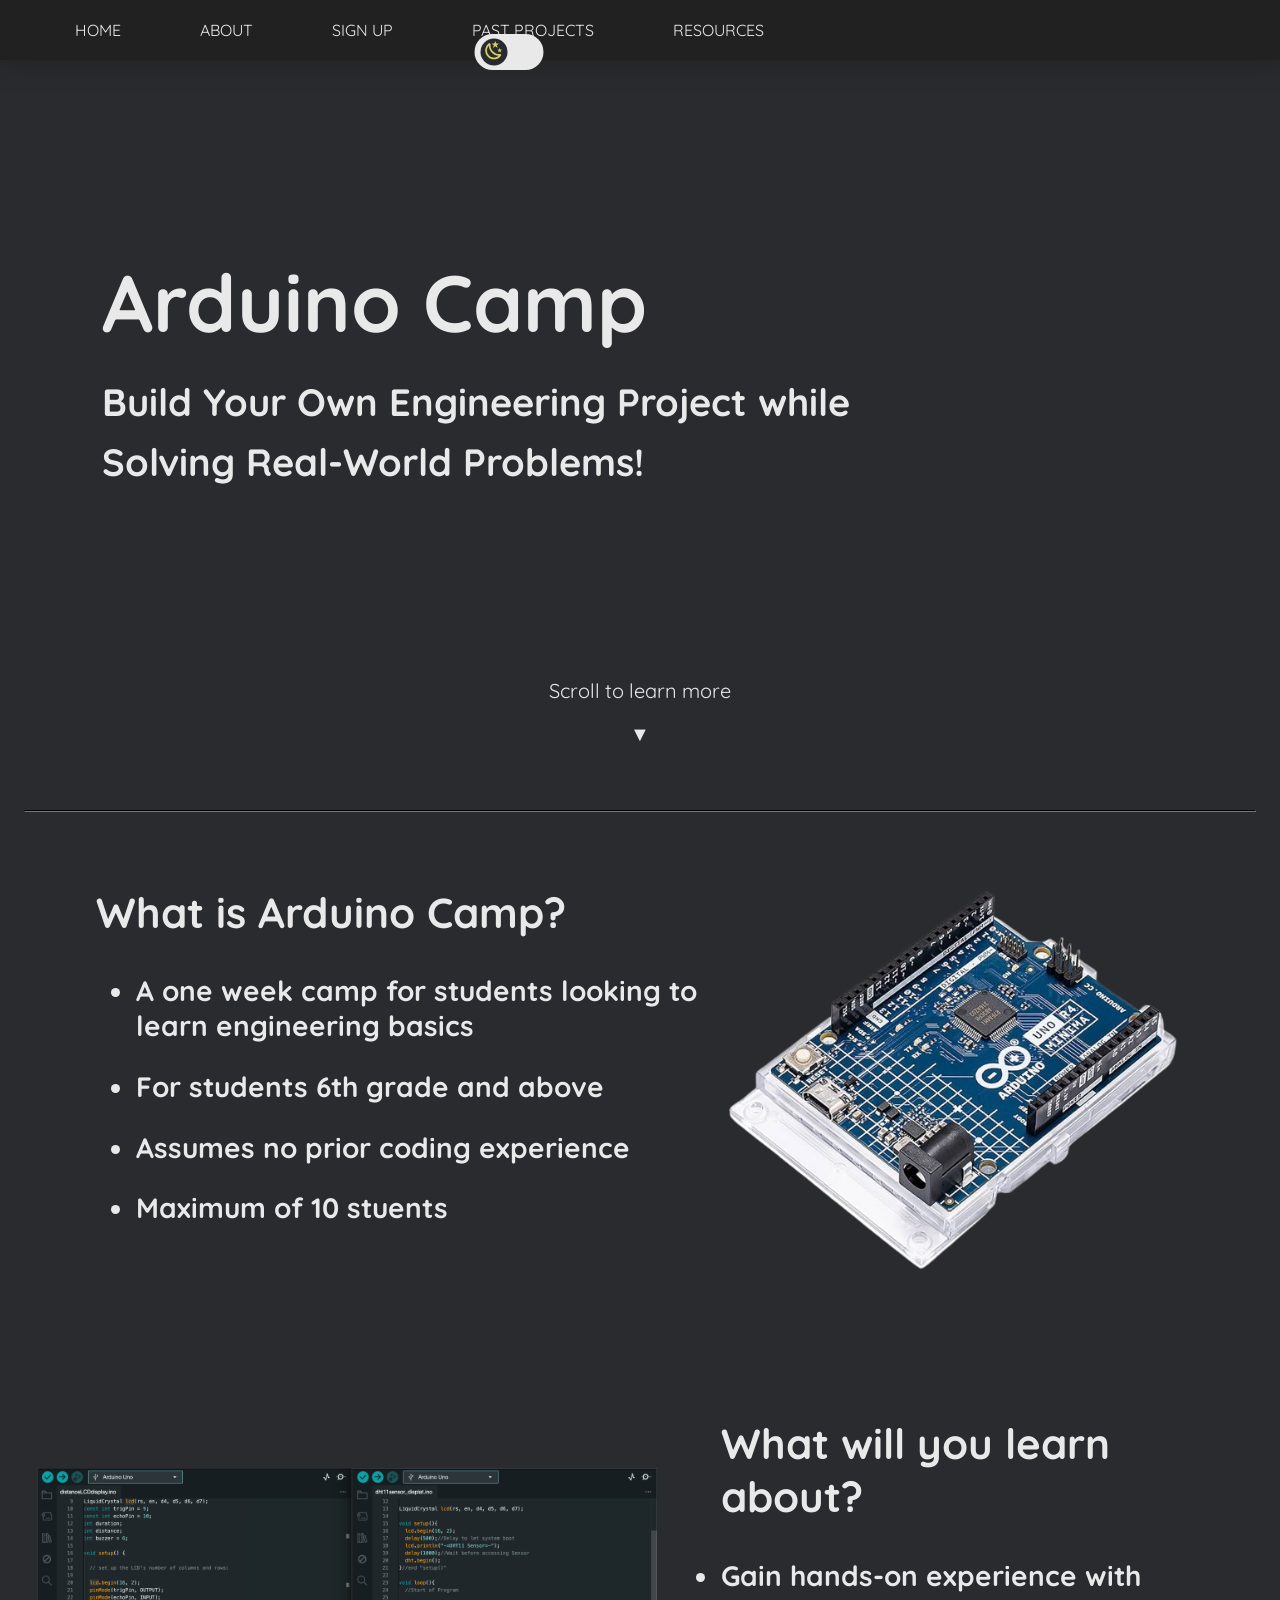
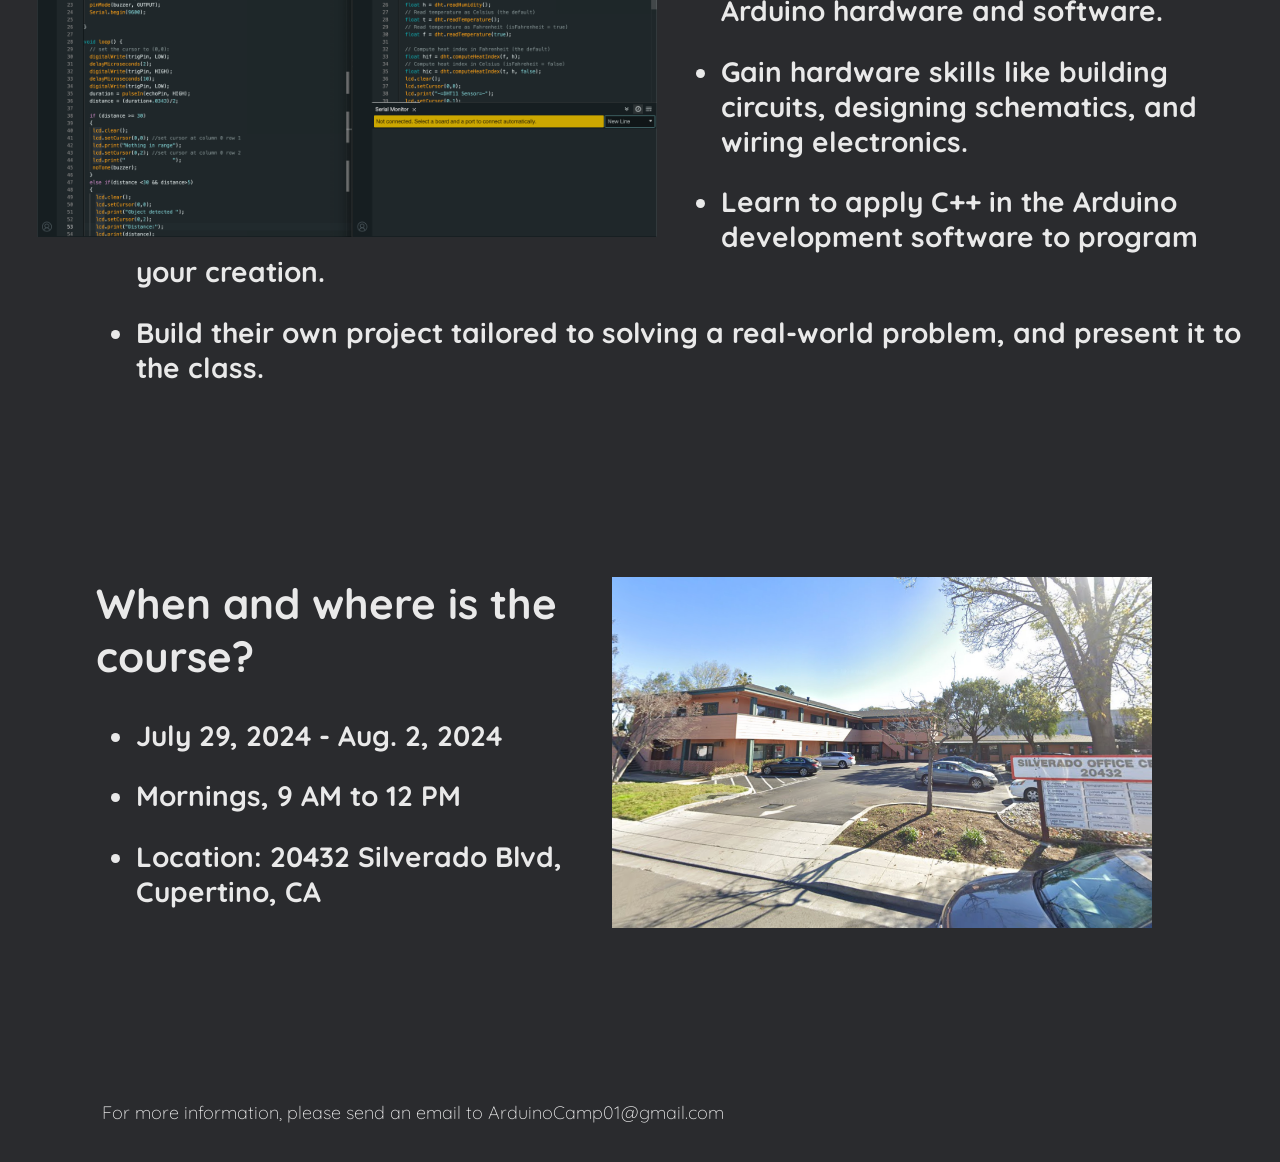
<file: index.html>
<!DOCTYPE html>
<html lang="en">
<head>
    <link rel="stylesheet" href="https://fonts.googleapis.com/css?family=Average">
    <link rel="stylesheet" href="https://fonts.googleapis.com/css2?family=Quicksand:wght@500&display=swap">
    <link rel="stylesheet" href="https://fonts.googleapis.com/css2?family=Exo:wght@200&family=Quicksand:wght@500&display=swap">
    <meta charset="UTF-8">
    <meta name="viewport" content="width=device-width, initial-scale=1.0">
    <title>Arduino Camp - Home</title>
    <link rel="stylesheet" href="styles.css">
    <link rel="icon" type="image/jpg" href="img/favicon.jpg">
</head>
<body>
    <header>
        <div>
            <nav>
                <ul>
                    <li><a href="./index.html">Home</a></li>
                    <li><a href="./about.html">About</a></li>
                    <!--update the form with alec's link (status: unupdated)-->
                    <li><a href="https://forms.gle/uVtmHhCJNcxdxjum6" target="_blank">Sign Up</a></li>
                    <li><a href="./past_projects.html">Past Projects</a></li>
                    <li><a href="./resources.html">Resources</a></li>
                    <li id="symbol">
                        <div>
                            <label class="label">
                                <input type="checkbox" class="checkbox" id="chk"/>
                                <div class="ball">
                                    <svg class="sun" style="width:14px;height:14px" viewBox="0 0 24 24">
                                        <path d="M3.55,18.54L4.96,19.95L6.76,18.16L5.34,16.74M11,22.45C11.32,22.45 13,22.45 13,22.45V19.5H11M12,5.5A6,6 0 0,0 6,11.5A6,6 0 0,0 12,17.5A6,6 0 0,0 18,11.5C18,8.18 15.31,5.5 12,5.5M20,12.5H23V10.5H20M17.24,18.16L19.04,19.95L20.45,18.54L18.66,16.74M20.45,4.46L19.04,3.05L17.24,4.84L18.66,6.26M13,0.55H11V3.5H13M4,10.5H1V12.5H4M6.76,4.84L4.96,3.05L3.55,4.46L5.34,6.26L6.76,4.84Z" />
                                    </svg>
                                    
                                    <svg class="moon" style="width:14px;height:14px" viewBox="0 0 24 24">
                                        <path d="M17.75,4.09L15.22,6.03L16.13,9.09L13.5,7.28L10.87,9.09L11.78,6.03L9.25,4.09L12.44,4L13.5,1L14.56,4L17.75,4.09M21.25,11L19.61,12.25L20.2,14.23L18.5,13.06L16.8,14.23L17.39,12.25L15.75,11L17.81,10.95L18.5,9L19.19,10.95L21.25,11M18.97,15.95C19.8,15.87 20.69,17.05 20.16,17.8C19.84,18.25 19.5,18.67 19.08,19.07C15.17,23 8.84,23 4.94,19.07C1.03,15.17 1.03,8.83 4.94,4.93C5.34,4.53 5.76,4.17 6.21,3.85C6.96,3.32 8.14,4.21 8.06,5.04C7.79,7.9 8.75,10.87 10.95,13.06C13.14,15.26 16.1,16.22 18.97,15.95M17.33,17.97C14.5,17.81 11.7,16.64 9.53,14.5C7.36,12.31 6.2,9.5 6.04,6.68C3.23,9.82 3.34,14.64 6.35,17.66C9.37,20.67 14.19,20.78 17.33,17.97Z" />
                                    </svg>
                                </div>
                            </label>
                        </div>
                    </li>
                </ul>
            </nav>
        </div>
    </header>
   
    <div>
        <div><h1 >Arduino Camp</h1></div>
        <h2 class="intro slide">Build Your Own Engineering Project while</h2>
        <h2 class="intro" id="spacing">Solving Real-World Problems!</h2>
    </div>
    
    <div>
        <div id="learn-more">
            Scroll to learn more
        </div>
        <div class="arrow bounce">
            <a id="down-arrow">▼</a>
    </div>

    <div><hr></div>
    
    <div class="details" id="moreinfo">
        <img src="img/arduino.jpg" alt="arduino" class="pic" id="arduinopic">
        <h2 class="dethead">What is Arduino Camp?</h2>
        <h3>
            <ul class="list">
                <li class="listspacing">A one week camp for students looking to learn engineering basics</li>
                <li class="listspacing">For students 6th grade and above</li>
                <li class="listspacing">Assumes no prior coding experience</li>
                <li class="listspacing">Maximum of 10 stuents</li>
            </ul>
        </h3>
    </div>
    
    <div>
        <img src="img/ide.jpg" alt="arduino ide" class="pic" id="idepic">
        <div class="details" id="tuning">
            <h2 class="dethead">What will you learn about?</h2>
            <h3>
                <ul class="list" >
                    <li class="listspacing">Gain hands-on experience with Arduino hardware and software.</li>
                    <li class="listspacing">Gain hardware skills like building circuits, designing schematics, and wiring electronics.</li>
                    <li class="listspacing">Learn to apply C++ in the Arduino development software to program your creation.</li>
                    <li class="listspacing">Build their own project tailored to solving a real-world problem, and present it to the class.</li>
                </ul>
            </h3>
        </div>
    </div>
    

    <div class="details">
        <img src="img/location.jpg" alt="location" class="pic" id="locationpic">
        <h2 class="dethead">When and where is the course?</h2>
        <h3>
            <ul class="list">
                <li class="listspacing"><!--Monday, date, to Friday, date--> July 29, 2024 - Aug. 2, 2024</li>
                <li class="listspacing">Mornings, 9 AM to 12 PM</li>
                <li class="listspacing">Location: 20432 Silverado Blvd, Cupertino, CA</li>
            </ul>
        </h3>
    </div>
    
    <div>
        <h1 id="spacingbottom"></h1>
        <h4 id="contact">For more information, please send an email to ArduinoCamp01@gmail.com </h4>
    </div>
    
</body>
<script src="index.js"> </script>
</html>
</file>
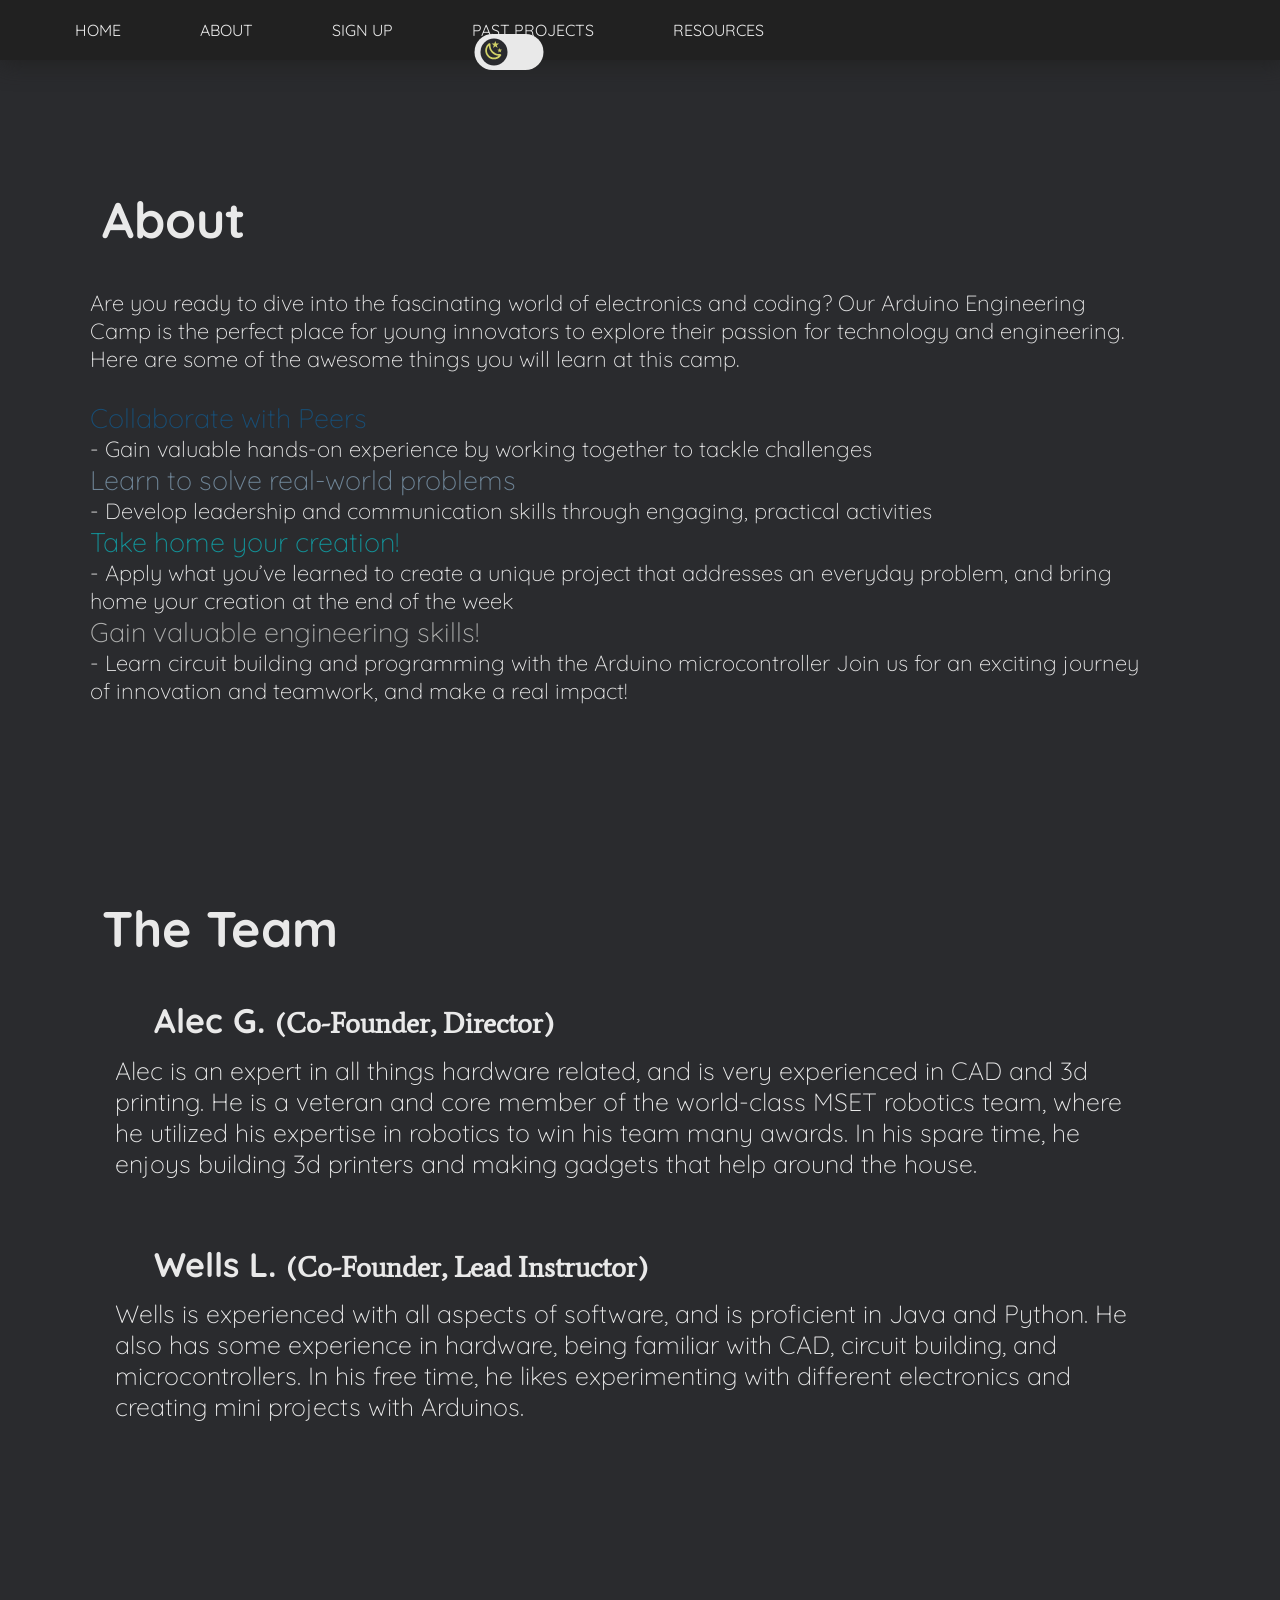
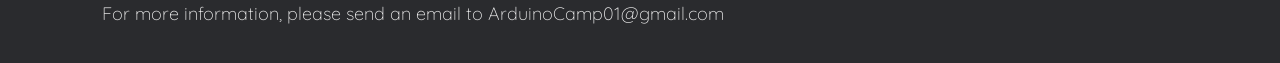
<file: about.html>
<!DOCTYPE html>
<html lang="en">
<head>
    <link rel="stylesheet" href="https://fonts.googleapis.com/css?family=Average">
    <link rel="stylesheet" href="https://fonts.googleapis.com/css2?family=Quicksand:wght@500&display=swap">
    <link rel="stylesheet" href="https://fonts.googleapis.com/css2?family=Exo:wght@200&family=Quicksand:wght@500&display=swap">
    <link href="https://fonts.googleapis.com/css2?family=Quicksand:wght@300&family=Roboto+Condensed:ital,wght@0,100..900;1,100..900&display=swap" rel="stylesheet">
    <meta charset="UTF-8">
    <meta name="viewport" content="width=device-width, initial-scale=1.0">
    <title>Arduino Camp - Past Projects</title>
    <link rel="stylesheet" href="about_styles.css">
    <link rel="icon" type="image/jpg" href="img/favicon.jpg">
</head>
<body>
    <header>
        <div>
            <nav>
                <ul>
                    <li><a href="./index.html">Home</a></li>
                    <li><a href="./about.html">About</a></li>
                    <!--update the form with alec's link (status: unupdated)-->
                    <li><a href="https://forms.gle/uVtmHhCJNcxdxjum6" target="_blank">Sign Up</a></li>
                    <li><a href="./past_projects.html">Past Projects</a></li>
                    <li><a href="./resources.html">Resources</a></li>
                    <li id="symbol">
                        <div>
                            <label class="label">
                                <input type="checkbox" class="checkbox" id="chk"/>
                                <div class="ball">
                                    <svg class="sun" style="width:14px;height:14px" viewBox="0 0 24 24">
                                        <path d="M3.55,18.54L4.96,19.95L6.76,18.16L5.34,16.74M11,22.45C11.32,22.45 13,22.45 13,22.45V19.5H11M12,5.5A6,6 0 0,0 6,11.5A6,6 0 0,0 12,17.5A6,6 0 0,0 18,11.5C18,8.18 15.31,5.5 12,5.5M20,12.5H23V10.5H20M17.24,18.16L19.04,19.95L20.45,18.54L18.66,16.74M20.45,4.46L19.04,3.05L17.24,4.84L18.66,6.26M13,0.55H11V3.5H13M4,10.5H1V12.5H4M6.76,4.84L4.96,3.05L3.55,4.46L5.34,6.26L6.76,4.84Z" />
                                    </svg>
                                    
                                    <svg class="moon" style="width:14px;height:14px" viewBox="0 0 24 24">
                                        <path d="M17.75,4.09L15.22,6.03L16.13,9.09L13.5,7.28L10.87,9.09L11.78,6.03L9.25,4.09L12.44,4L13.5,1L14.56,4L17.75,4.09M21.25,11L19.61,12.25L20.2,14.23L18.5,13.06L16.8,14.23L17.39,12.25L15.75,11L17.81,10.95L18.5,9L19.19,10.95L21.25,11M18.97,15.95C19.8,15.87 20.69,17.05 20.16,17.8C19.84,18.25 19.5,18.67 19.08,19.07C15.17,23 8.84,23 4.94,19.07C1.03,15.17 1.03,8.83 4.94,4.93C5.34,4.53 5.76,4.17 6.21,3.85C6.96,3.32 8.14,4.21 8.06,5.04C7.79,7.9 8.75,10.87 10.95,13.06C13.14,15.26 16.1,16.22 18.97,15.95M17.33,17.97C14.5,17.81 11.7,16.64 9.53,14.5C7.36,12.31 6.2,9.5 6.04,6.68C3.23,9.82 3.34,14.64 6.35,17.66C9.37,20.67 14.19,20.78 17.33,17.97Z" />
                                    </svg>
                                </div>
                            </label>
                        </div>
                    </li>
                </ul>
            </nav>
        </div>

    </header>
   
    <div>
        <h1 id="title">About</h1>
        <h3 id="about">Are you ready to dive into the fascinating world of electronics and coding? Our Arduino Engineering Camp is the perfect place for young innovators to explore their passion for technology and engineering. Here are some of the awesome things you will learn at this camp.
            <br>
            <br>
            <span style="color:#184d74;font-size:27px;margin-bottom:2vw;">Collaborate with Peers</span>
            <br>
            <span>- Gain valuable hands-on experience by working together to tackle challenges</span>
            <br>
            <span style="color:#6e8496;font-size:27px;margin-bottom:2vw;">Learn to solve real-world problems</span>
            <br>
            <span>- Develop leadership and communication skills through engaging, practical activities</span>
            <br>
            <span style="color:#139197;font-size:27px;margin-bottom:2vw;">Take home your creation!</span>
            <br>
            <span>- Apply what you’ve learned to create a unique project that addresses an everyday problem, and bring home your creation at the end of the week</span>
            <br>
            <span style="color:#aeafae;font-size:27px;margin-bottom:2vw;">Gain valuable engineering skills! </span>
            <br>
            <span>- Learn circuit building and programming with the Arduino microcontroller</span>
            
            
            Join us for an exciting journey of innovation and teamwork, and make a real impact!
            </h3>
        <h1 id="spacing"></h1>
    </div>
    
    <div>
        <h1 id="theteam">The Team</h1>
        <div>
            <h2>Alec G. <span id="titles">(Co-Founder, Director)</span></h2>
            <h3>Alec is an expert in all things hardware related, and is very experienced in CAD and 3d printing. He is a veteran and core member of the world-class MSET robotics team, where he utilized his expertise in robotics to win his team many awards. In his spare time, he enjoys building 3d printers and making gadgets that help around the house. </h3>
        </div>
    
        <div>
            <h2>Wells L. <span id="titles">(Co-Founder, Lead Instructor<!--/ Site Creator-->)</span>
            <h3>Wells is experienced with all aspects of software, and is proficient in Java and Python. He also has some experience in hardware, being familiar with CAD, circuit building, and microcontrollers. In his free time, he likes experimenting with different electronics and creating mini projects with Arduinos. </h3>
        </div>
    </div>

    <div>
        <h3 id="spacingbottom"></h3>
        <h4 id="contact">For more information, please send an email to ArduinoCamp01@gmail.com </h4>
    </div>
</body>
<script src="index.js"> </script>
</html>
</file>
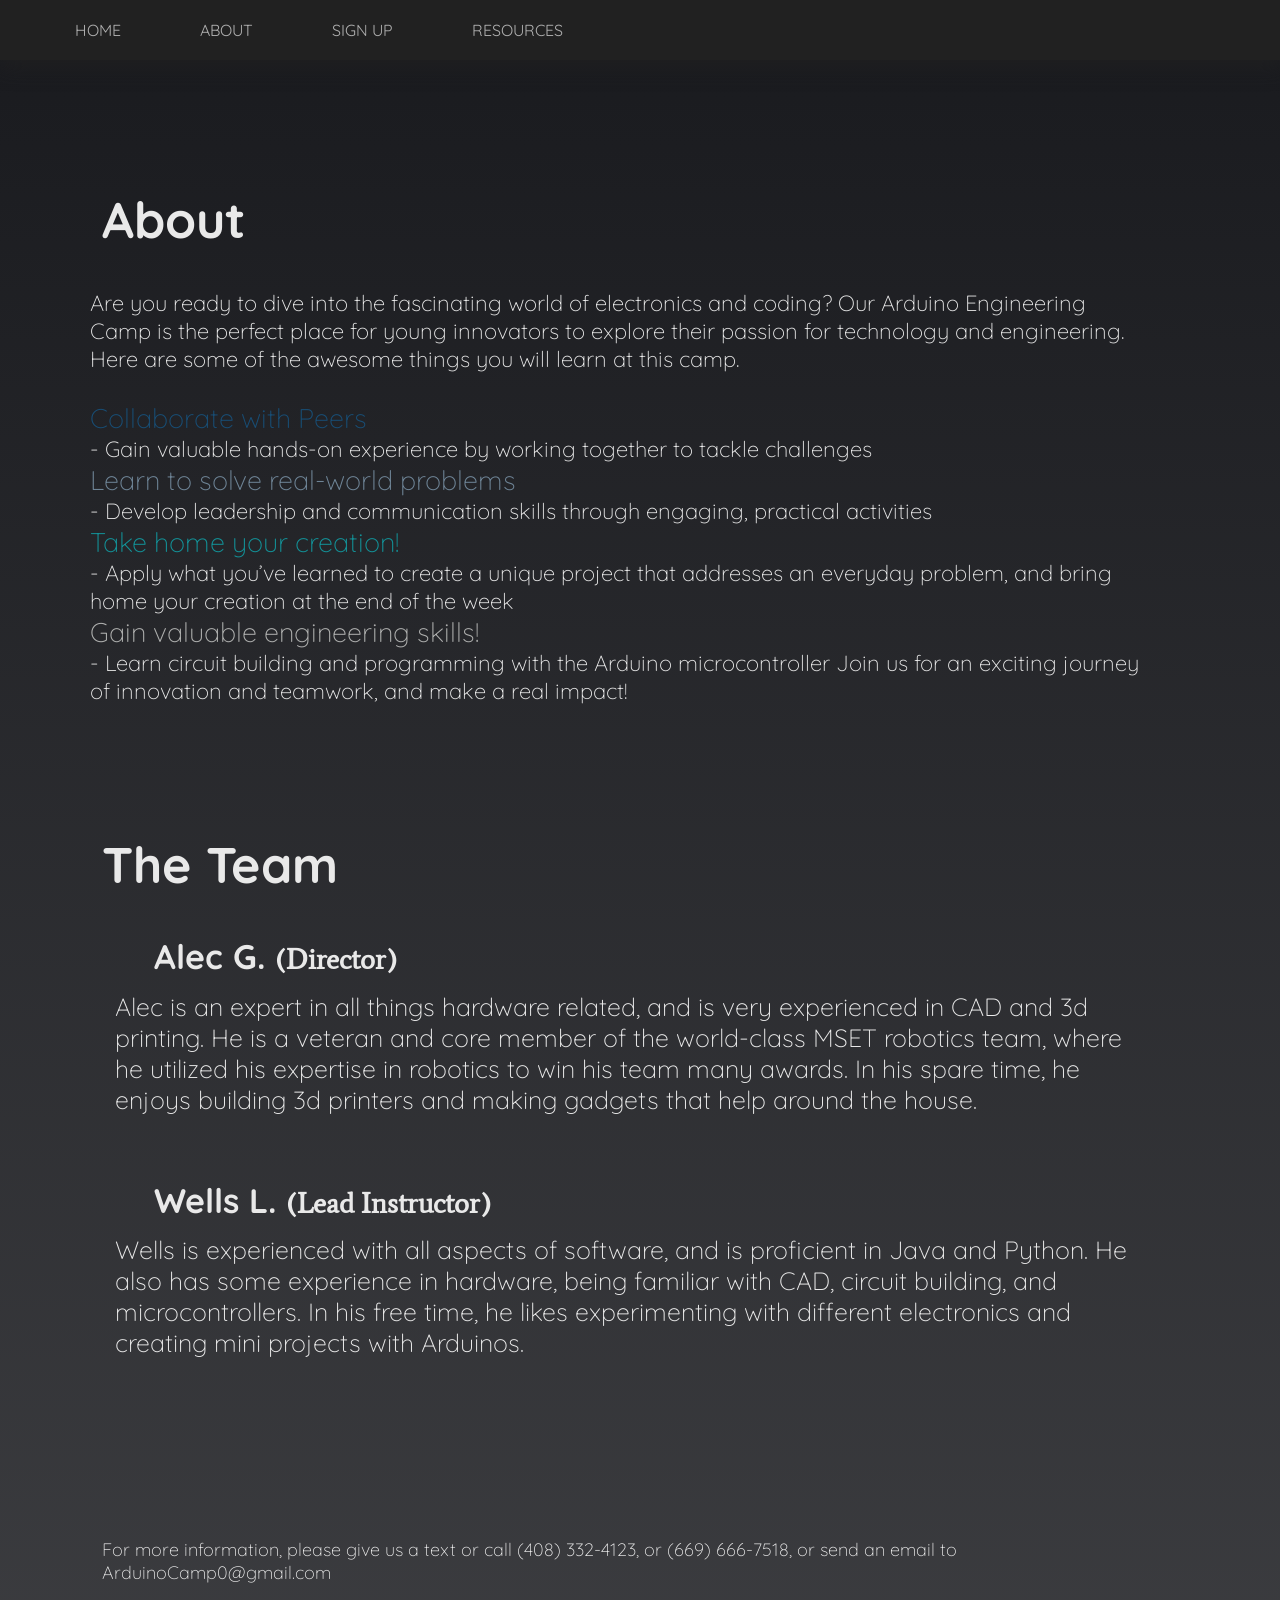
<file: about_us.html>
<!DOCTYPE html>
<html lang="en">
<head>
    <link rel="stylesheet" href="https://fonts.googleapis.com/css?family=Average">
    <link rel="stylesheet" href="https://fonts.googleapis.com/css2?family=Quicksand:wght@500&display=swap">
    <link rel="stylesheet" href="https://fonts.googleapis.com/css2?family=Exo:wght@200&family=Quicksand:wght@500&display=swap">
    <link href="https://fonts.googleapis.com/css2?family=Quicksand:wght@300&family=Roboto+Condensed:ital,wght@0,100..900;1,100..900&display=swap" rel="stylesheet">
    <meta charset="UTF-8">
    <meta name="viewport" content="width=device-width, initial-scale=1.0">
    <title>Arduino Camp - About Us</title>
    <link rel="stylesheet" href="styles1.css">
    <link rel="icon" type="image/jpg" href="img/favicon.jpg">
</head>
<body>
    <header>
        <div>
            <nav>
                <ul>
                    <li><a href="./index.html">Home</a></li>
                    <li><a href="./about_us.html">About</a></li>
                    <li><a href="https://forms.gle/QEAo7N2HdrLv3KQo8" target="_blank">Sign Up</a></li>
                    <li><a href="./resources.html">Resources</a></li>
                </ul>
            </nav>
        </div>

    </header>
   
    <div>
        <h1 id="title">About</h1>
        <h3 id="about">Are you ready to dive into the fascinating world of electronics and coding? Our Arduino Engineering Camp is the perfect place for young innovators to explore their passion for technology and engineering. Here are some of the awesome things you will learn at this camp.
            <br>
            <br>
            <span style="color:#184d74;font-size:27px;margin-bottom:2vw;">Collaborate with Peers</span>
            <br>
            <span>- Gain valuable hands-on experience by working together to tackle challenges</span>
            <br>
            <span style="color:#6e8496;font-size:27px;margin-bottom:2vw;">Learn to solve real-world problems</span>
            <br>
            <span>- Develop leadership and communication skills through engaging, practical activities</span>
            <br>
            <span style="color:#139197;font-size:27px;margin-bottom:2vw;">Take home your creation!</span>
            <br>
            <span>- Apply what you’ve learned to create a unique project that addresses an everyday problem, and bring home your creation at the end of the week</span>
            <br>
            <span style="color:#aeafae;font-size:27px;margin-bottom:2vw;">Gain valuable engineering skills! </span>
            <br>
            <span>- Learn circuit building and programming with the Arduino microcontroller</span>
            
            
            Join us for an exciting journey of innovation and teamwork, and make a real impact!
            </h3>
        <h1 id="spacing"></h1>
    </div>
    
    <div>
        <h1 id="theteam">The Team</h1>
        <div>
            <h2>Alec G. <span id="titles">(Director)</span>
            <h3>Alec is an expert in all things hardware related, and is very experienced in CAD and 3d printing. He is a veteran and core member of the world-class MSET robotics team, where he utilized his expertise in robotics to win his team many awards. In his spare time, he enjoys building 3d printers and making gadgets that help around the house. </h3>
        </div>
    
        <div>
            <h2>Wells L. <span id="titles">(Lead Instructor<!--/ Site Creator-->)</span>
            <h3>Wells is experienced with all aspects of software, and is proficient in Java and Python. He also has some experience in hardware, being familiar with CAD, circuit building, and microcontrollers. In his free time, he likes experimenting with different electronics and creating mini projects with Arduinos. 
            </h3>
        </div>
        <h3 id="spacingbottom"></h3>
    </div>

    <div>
        <h4 id="contact">For more information, please give us a text or call (408) 332-4123, or (669) 666-7518, or send an email to ArduinoCamp0@gmail.com </h4>
    </div>
</body>
<script src="index.js"> </script>
</html>
</file>
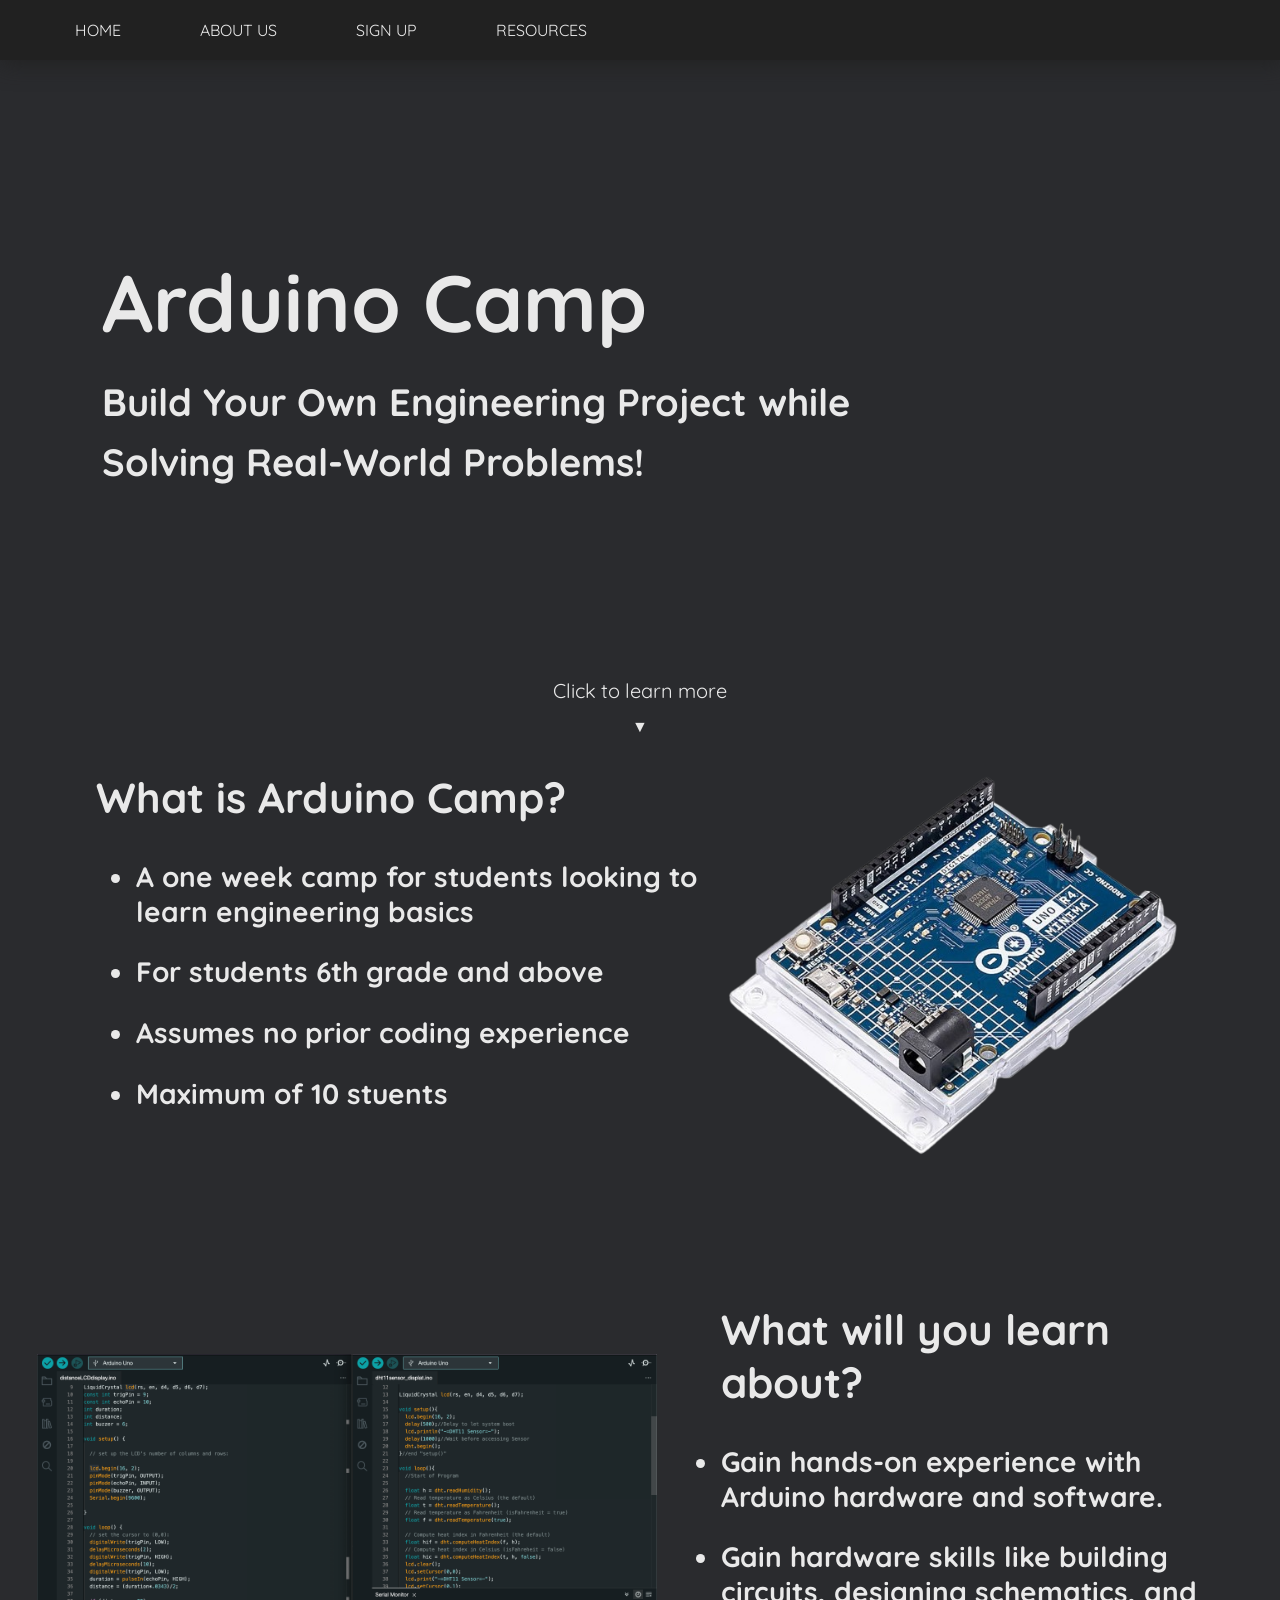
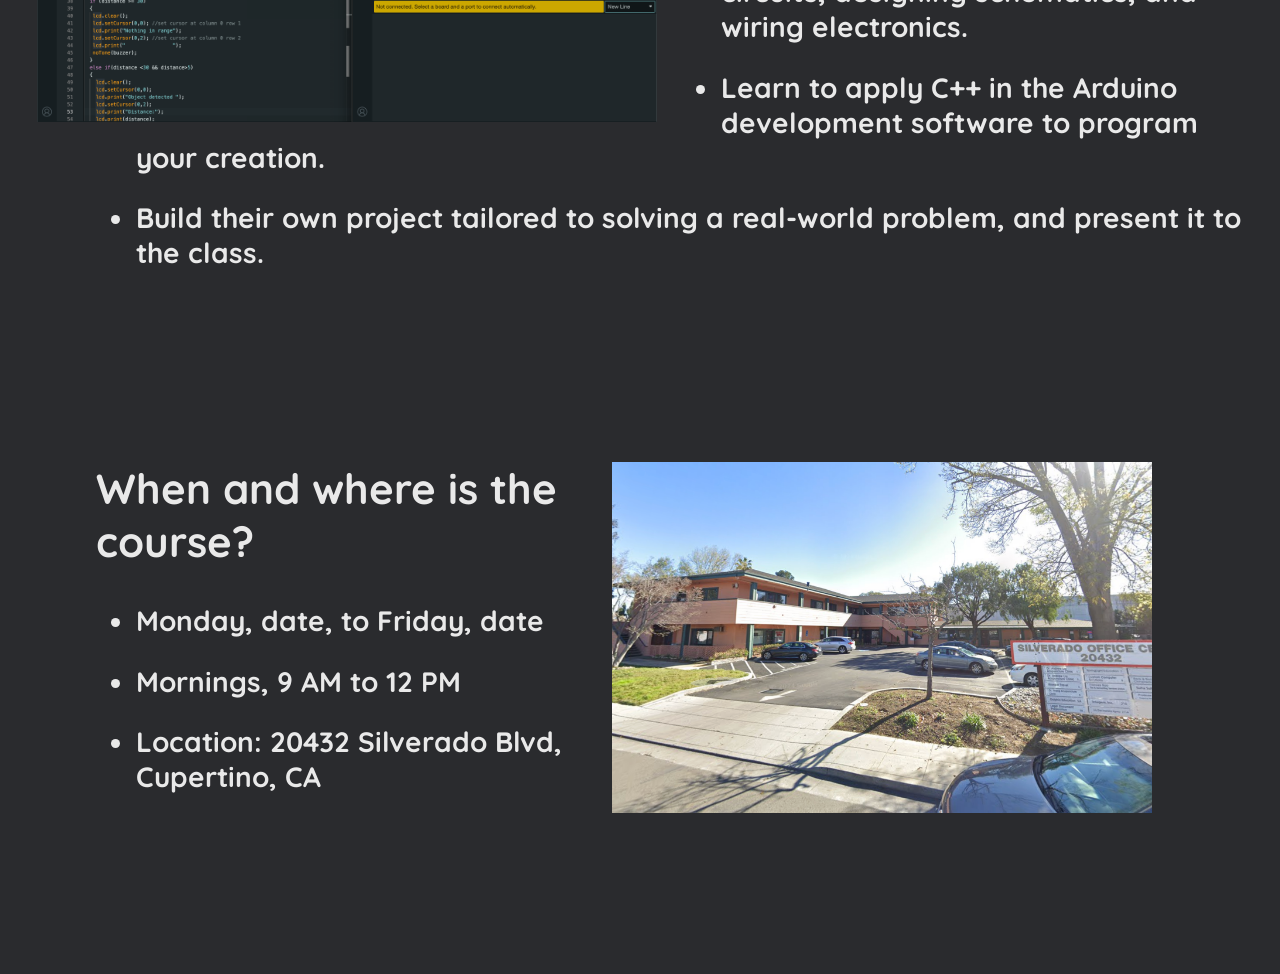
<file: home.html>
<!DOCTYPE html>
<html lang="en">
<head>
    <link rel="stylesheet" href="https://fonts.googleapis.com/css?family=Average">
    <link rel="stylesheet" href="https://fonts.googleapis.com/css2?family=Quicksand:wght@500&display=swap">
    <link rel="stylesheet" href="https://fonts.googleapis.com/css2?family=Exo:wght@200&family=Quicksand:wght@500&display=swap">
    <meta charset="UTF-8">
    <meta name="viewport" content="width=device-width, initial-scale=1.0">
    <title>Arduino Camp - Home</title>
    <link rel="stylesheet" href="styles.css">
    <link rel="icon" type="image/jpg" href="img/favicon.jpg">
</head>
<body>
    <header>
        <div>
            <nav>
                <ul>
                    <li><a href="./home.html">Home</a></li>
                    <li><a href="./about_us.html">About Us</a></li>
                    <li><a href="#">Sign Up</a></li>
                    <li><a href="./resources.html">Resources</a></li>
                </ul>
            </nav>
        </div>

    </header>
   
    <div>
        <h1 id="title">Arduino Camp</h1>
        <h2 class="intro">Build Your Own Engineering Project while</h2>
        <h2 class="intro" id="spacing">Solving Real-World Problems!</h2>
    </div>
    
    <div id="learnmore">
        <a href="#moreinfo" class="learnmorelink" id="learnsize">Click to learn more</a>
        <a href="#moreinfo" class="learnmorelink" >▼</a>
    </div>

    <div class="details" id="moreinfo">
        <img src="img/arduino.jpg" alt="arduino" class="pic" id="arduinopic">
        <h2 class="dethead">What is Arduino Camp?</h2>
        <h3>
            <ul class="list">
                <li class="listspacing">A one week camp for students looking to learn engineering basics</li>
                <li class="listspacing">For students 6th grade and above</li>
                <li class="listspacing">Assumes no prior coding experience</li>
                <li class="listspacing">Maximum of 10 stuents</li>
            </ul>
        </h3>
    </div>
    
    <div>
        <img src="img/ide.jpg" alt="arduino ide" class="pic" id="idepic">
        <div class="details" id="tuning">
            <h2 class="dethead">What will you learn about?</h2>
            <h3>
                <ul class="list" >
                    <li class="listspacing">Gain hands-on experience with Arduino hardware and software.</li>
                    <li class="listspacing">Gain hardware skills like building circuits, designing schematics, and wiring electronics.</li>
                    <li class="listspacing">Learn to apply C++ in the Arduino development software to program your creation.</li>
                    <li class="listspacing">Build their own project tailored to solving a real-world problem, and present it to the class.</li>
                </ul>
            </h3>
        </div>
    </div>
    

    <div class="details">
        <img src="img/location.jpg" alt="location" class="pic" id="locationpic">
        <h2 class="dethead">When and where is the course?</h2>
        <h3 id="spacingbottom">
            <ul class="list">
                <li class="listspacing">Monday, date, to Friday, date</li>
                <li class="listspacing">Mornings, 9 AM to 12 PM</li>
                <li class="listspacing">Location: 20432 Silverado Blvd, Cupertino, CA</li>
            </ul>
        </h3>
    </div>
    
</body>
<script src="index.js"> </script>
</html>
</file>
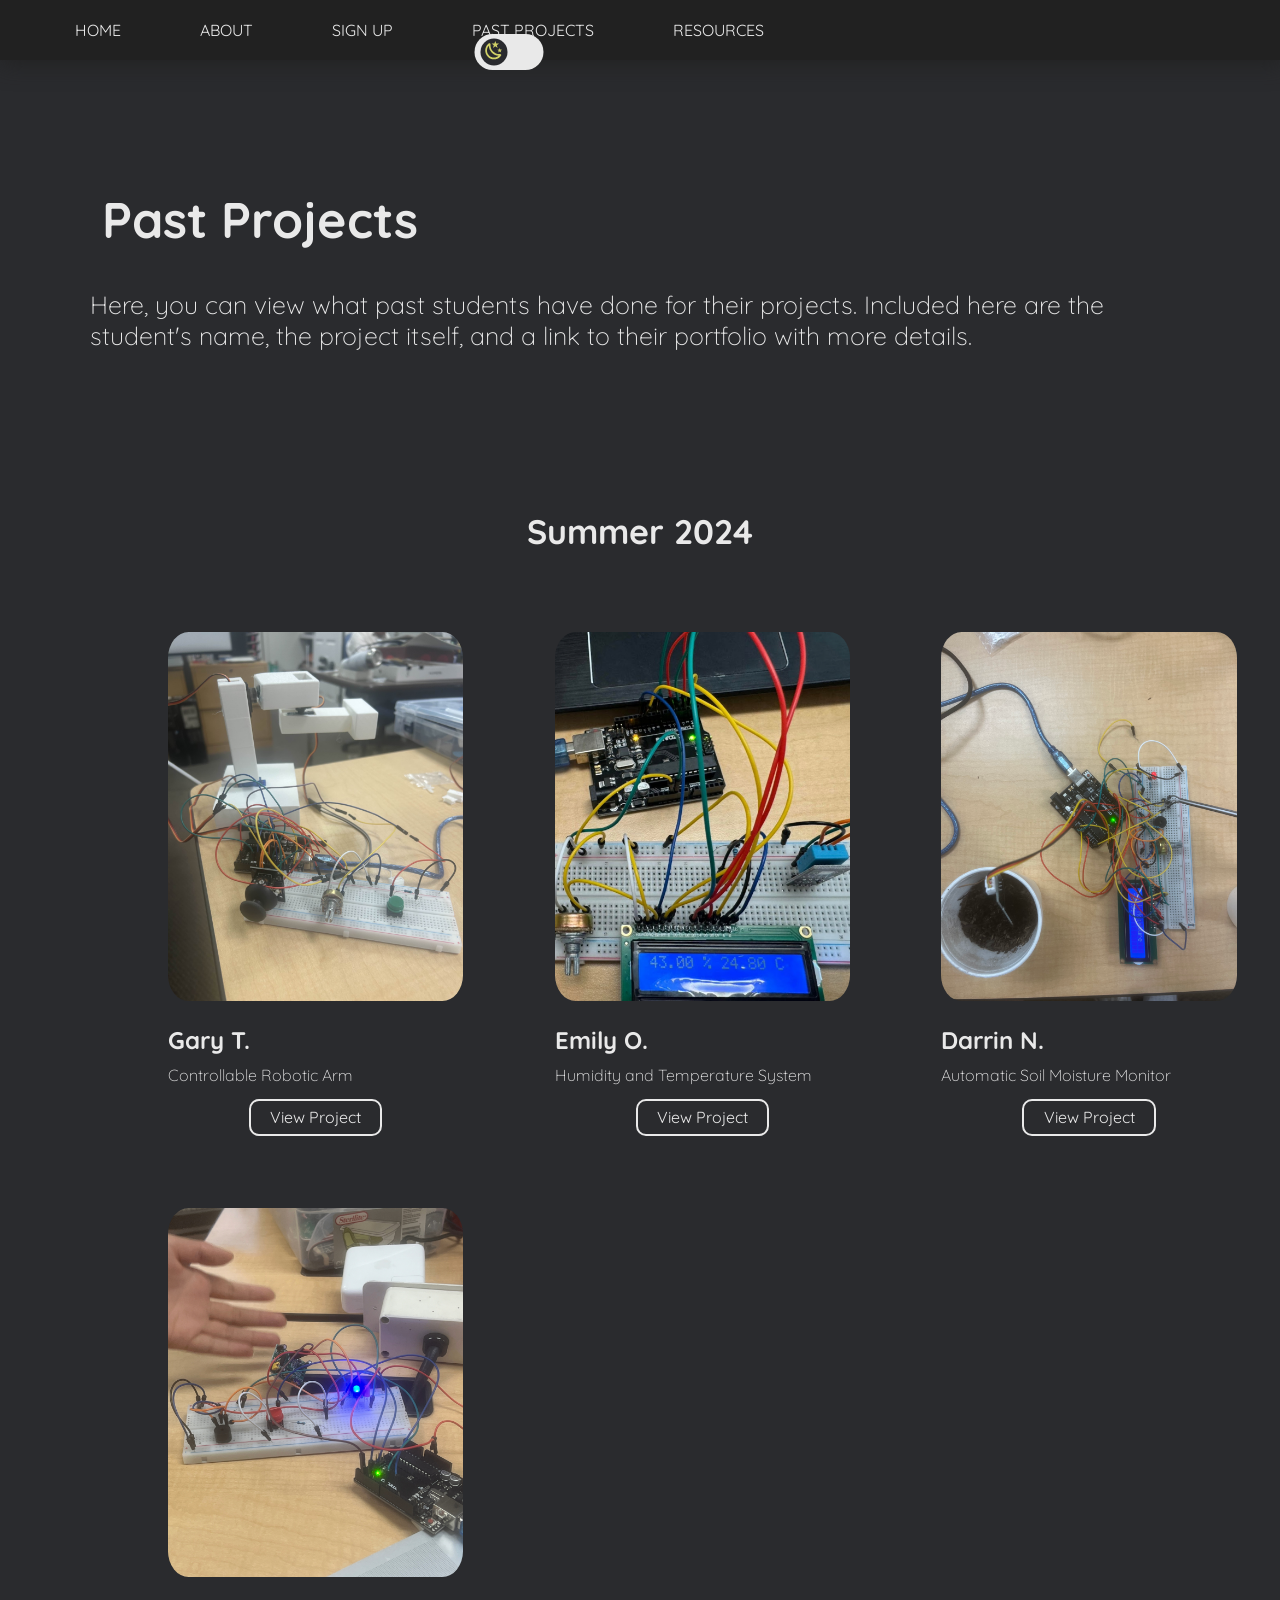
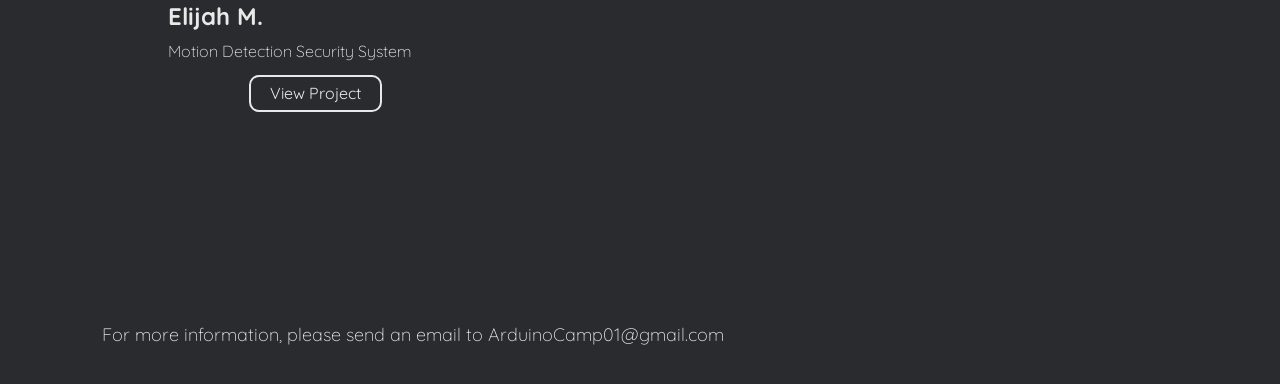
<file: past_projects.html>
<!DOCTYPE html>
<html lang="en">
<head>
    <link rel="stylesheet" href="https://fonts.googleapis.com/css?family=Average">
    <link rel="stylesheet" href="https://fonts.googleapis.com/css2?family=Quicksand:wght@500&display=swap">
    <link rel="stylesheet" href="https://fonts.googleapis.com/css2?family=Exo:wght@200&family=Quicksand:wght@500&display=swap">
    <link href="https://fonts.googleapis.com/css2?family=Quicksand:wght@300&family=Roboto+Condensed:ital,wght@0,100..900;1,100..900&display=swap" rel="stylesheet">
    <meta charset="UTF-8">
    <meta name="viewport" content="width=device-width, initial-scale=1.0">
    <title>Arduino Camp - About Us</title>
    <link rel="stylesheet" href="past_projects_styles.css">
    <link rel="icon" type="image/jpg" href="img/favicon.jpg">
</head>
<body>
    <header>
        <div>
            <nav>
                <ul>
                    <li><a href="./index.html">Home</a></li>
                    <li><a href="./about.html">About</a></li>
                    <!--update the form with alec's link (status: unupdated)-->
                    <li><a href="https://forms.gle/uVtmHhCJNcxdxjum6" target="_blank">Sign Up</a></li>
                    <li><a href="./past_projects.html">Past Projects</a></li>
                    <li><a href="./resources.html">Resources</a></li>
                    <li id="symbol">
                        <div>
                            <label class="label">
                                <input type="checkbox" class="checkbox" id="chk"/>
                                <div class="ball">
                                    <svg class="sun" style="width:14px;height:14px" viewBox="0 0 24 24">
                                        <path d="M3.55,18.54L4.96,19.95L6.76,18.16L5.34,16.74M11,22.45C11.32,22.45 13,22.45 13,22.45V19.5H11M12,5.5A6,6 0 0,0 6,11.5A6,6 0 0,0 12,17.5A6,6 0 0,0 18,11.5C18,8.18 15.31,5.5 12,5.5M20,12.5H23V10.5H20M17.24,18.16L19.04,19.95L20.45,18.54L18.66,16.74M20.45,4.46L19.04,3.05L17.24,4.84L18.66,6.26M13,0.55H11V3.5H13M4,10.5H1V12.5H4M6.76,4.84L4.96,3.05L3.55,4.46L5.34,6.26L6.76,4.84Z" />
                                    </svg>
                                    
                                    <svg class="moon" style="width:14px;height:14px" viewBox="0 0 24 24">
                                        <path d="M17.75,4.09L15.22,6.03L16.13,9.09L13.5,7.28L10.87,9.09L11.78,6.03L9.25,4.09L12.44,4L13.5,1L14.56,4L17.75,4.09M21.25,11L19.61,12.25L20.2,14.23L18.5,13.06L16.8,14.23L17.39,12.25L15.75,11L17.81,10.95L18.5,9L19.19,10.95L21.25,11M18.97,15.95C19.8,15.87 20.69,17.05 20.16,17.8C19.84,18.25 19.5,18.67 19.08,19.07C15.17,23 8.84,23 4.94,19.07C1.03,15.17 1.03,8.83 4.94,4.93C5.34,4.53 5.76,4.17 6.21,3.85C6.96,3.32 8.14,4.21 8.06,5.04C7.79,7.9 8.75,10.87 10.95,13.06C13.14,15.26 16.1,16.22 18.97,15.95M17.33,17.97C14.5,17.81 11.7,16.64 9.53,14.5C7.36,12.31 6.2,9.5 6.04,6.68C3.23,9.82 3.34,14.64 6.35,17.66C9.37,20.67 14.19,20.78 17.33,17.97Z" />
                                    </svg>
                                </div>
                            </label>
                        </div>
                    </li>
                </ul>
            </nav>
        </div>

    </header>
   
    <div>
        <h1 id="title">Past Projects</h1>
        <p id="desc">Here, you can view what past students have done for their projects. Included here are the student's name, the project itself, and a link to their portfolio with more details.</p>
        <h1 id="spacing"></h1>
    </div>

    <br>
    <div>
        <h2 id="bruh">Summer 2024</h2>
    </div>
    <div class="container"><!--convert to 5x4 before importing image-->
        <section class="section">
            <img src="img/past_portfolios/gary.jpg" alt="project-photo" class="section-image">
            <h2 class="section-name">Gary T.</h2>
            <p class="section-description">Controllable Robotic Arm</p>
            <a href="https://sites.google.com/view/controllableroboticarm/home" target="_blank" class="section-link border">View Project</a>
        </section>
        <section class="section">
            <img src="img/past_portfolios/emily.jpg" alt="project-photo" class="section-image">
            <h2 class="section-name">Emily O.</h2>
            <p class="section-description">Humidity and Temperature System</p>
            <a href="https://sites.google.com/view/whatsthearduino-weather/home" target="_blank" class="section-link border">View Project</a>
        </section>
        <section class="section">
            <img src="img/past_portfolios/darrin.jpg" alt="project-photo3" class="section-image">
            <h2 class="section-name">Darrin N.</h2>
            <p class="section-description">Automatic Soil Moisture Monitor</p>
            <div class="linkborder">
                <a href="https://sites.google.com/view/automaticsoilmoisturemonitor/home" target="_blank" class="section-link border">View Project</a>
            </div>
        </section>
    </div>

    <div class="container">
        <section class="section">
            <img src="img/past_portfolios/elijah.JPG" alt="project-photo" class="section-image">
            <h2 class="section-name">Elijah M.</h2>
            <p class="section-description">Motion Detection Security System</p>
            <a href="https://sites.google.com/view/elijaharduinocamp/home" target="_blank" class="section-link border">View Project</a>
        </section>
        <section class="section">
            <!--<img src=" " alt="project-photo" class="section-image">-->
            <h2 class="section-name"> </h2>
            <p class="section-description"> </p>
            <a href="" target="_blank" class="section-link"> </a>
        </section>
        <section class="section">
            <!--<img src=" " alt="project-photo" class="section-image">-->
            <h2 class="section-name"> </h2>
            <p class="section-description"> </p>
            <a href="" target="_blank" class="section-link"> </a>
        </section>
    </div>
    

    <div>
        <h3 id="spacingbottom"></h3>
        <h4 id="contact">For more information, please send an email to ArduinoCamp01@gmail.com </h4>
    </div>
    
</body>
<script src="index.js"> </script>
</html>
</file>
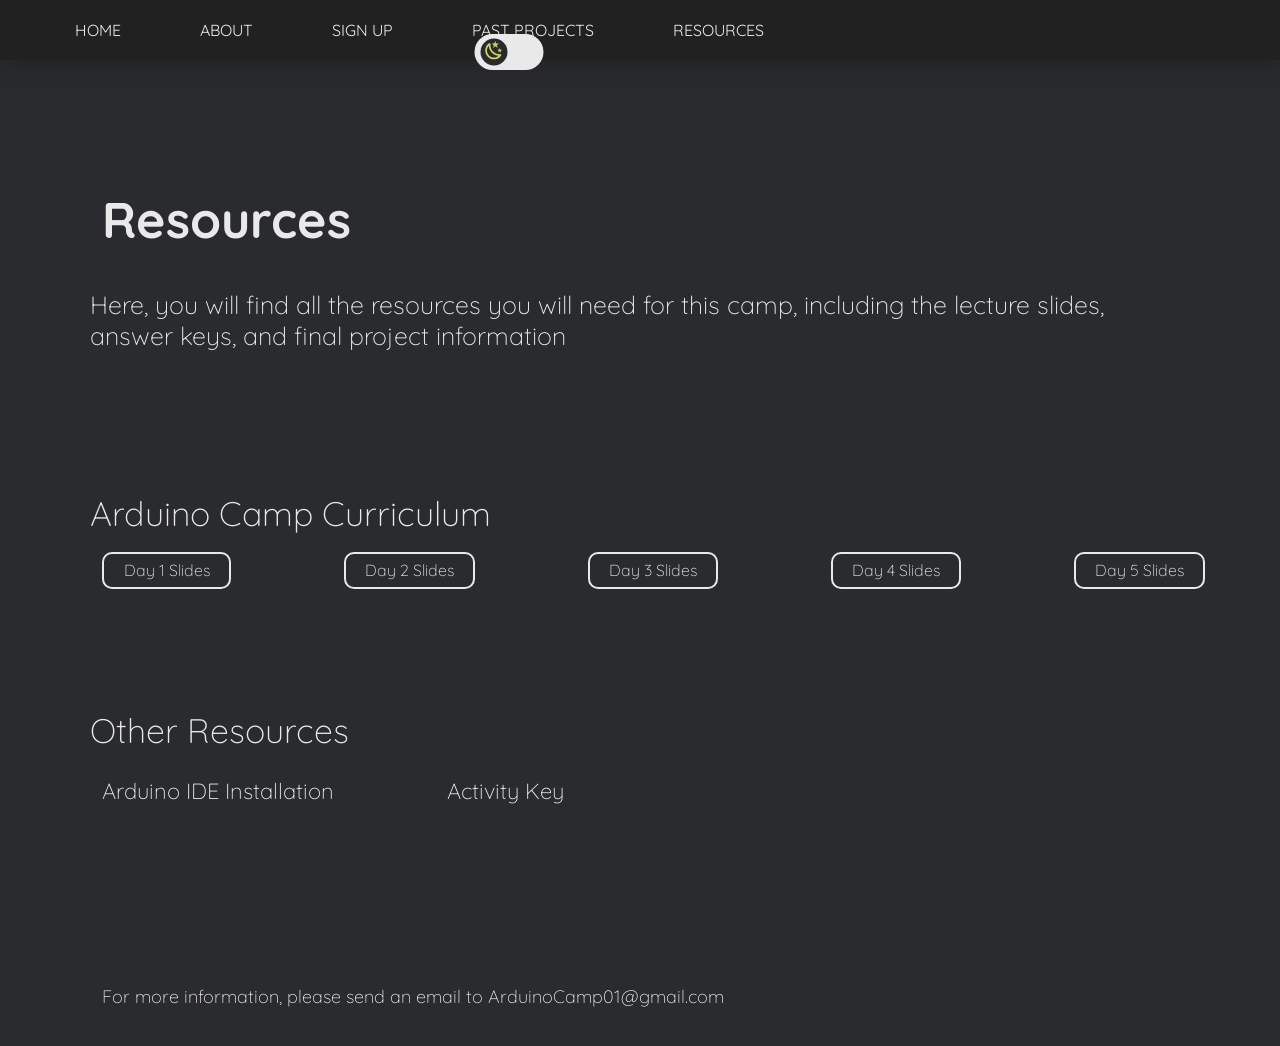
<file: resources.html>
<!DOCTYPE html>
<html lang="en">
<head>
    <link rel="stylesheet" href="https://fonts.googleapis.com/css?family=Average">
    <link rel="stylesheet" href="https://fonts.googleapis.com/css2?family=Quicksand:wght@500&display=swap">
    <link rel="stylesheet" href="https://fonts.googleapis.com/css2?family=Exo:wght@200&family=Quicksand:wght@500&display=swap">
    <link href="https://fonts.googleapis.com/css2?family=Quicksand:wght@300&family=Roboto+Condensed:ital,wght@0,100..900;1,100..900&display=swap" rel="stylesheet">
    <meta charset="UTF-8">
    <meta name="viewport" content="width=device-width, initial-scale=1.0">
    <title>Arduino Camp - Resources</title>
    <link rel="stylesheet" href="resources_styles.css">
    <link rel="icon" type="image/jpg" href="img/favicon.jpg">
</head>
<body>
    <header>
        <div>
            <nav>
                <ul>
                    <li><a href="./index.html">Home</a></li>
                    <li><a href="./about.html">About</a></li>
                    <!--update the form with alec's link (status: unupdated)-->
                    <li><a href="https://forms.gle/uVtmHhCJNcxdxjum6" target="_blank">Sign Up</a></li>
                    <li><a href="./past_projects.html">Past Projects</a></li>
                    <li><a href="./resources.html">Resources</a></li>
                    <li id="symbol">
                        <div>
                            <label class="label">
                                <input type="checkbox" class="checkbox" id="chk"/>
                                <div class="ball">
                                    <svg class="sun" style="width:14px;height:14px" viewBox="0 0 24 24">
                                        <path d="M3.55,18.54L4.96,19.95L6.76,18.16L5.34,16.74M11,22.45C11.32,22.45 13,22.45 13,22.45V19.5H11M12,5.5A6,6 0 0,0 6,11.5A6,6 0 0,0 12,17.5A6,6 0 0,0 18,11.5C18,8.18 15.31,5.5 12,5.5M20,12.5H23V10.5H20M17.24,18.16L19.04,19.95L20.45,18.54L18.66,16.74M20.45,4.46L19.04,3.05L17.24,4.84L18.66,6.26M13,0.55H11V3.5H13M4,10.5H1V12.5H4M6.76,4.84L4.96,3.05L3.55,4.46L5.34,6.26L6.76,4.84Z" />
                                    </svg>
                                    
                                    <svg class="moon" style="width:14px;height:14px" viewBox="0 0 24 24">
                                        <path d="M17.75,4.09L15.22,6.03L16.13,9.09L13.5,7.28L10.87,9.09L11.78,6.03L9.25,4.09L12.44,4L13.5,1L14.56,4L17.75,4.09M21.25,11L19.61,12.25L20.2,14.23L18.5,13.06L16.8,14.23L17.39,12.25L15.75,11L17.81,10.95L18.5,9L19.19,10.95L21.25,11M18.97,15.95C19.8,15.87 20.69,17.05 20.16,17.8C19.84,18.25 19.5,18.67 19.08,19.07C15.17,23 8.84,23 4.94,19.07C1.03,15.17 1.03,8.83 4.94,4.93C5.34,4.53 5.76,4.17 6.21,3.85C6.96,3.32 8.14,4.21 8.06,5.04C7.79,7.9 8.75,10.87 10.95,13.06C13.14,15.26 16.1,16.22 18.97,15.95M17.33,17.97C14.5,17.81 11.7,16.64 9.53,14.5C7.36,12.31 6.2,9.5 6.04,6.68C3.23,9.82 3.34,14.64 6.35,17.66C9.37,20.67 14.19,20.78 17.33,17.97Z" />
                                    </svg>
                                </div>
                            </label>
                        </div>
                    </li>
                </ul>
            </nav>
        </div>

    </header>
   
    <div>
        <h1 id="title">Resources</h1>
        <h2 id="desc">Here, you will find all the resources you will need for this camp, including the lecture slides, answer keys, and final project information</h2>
    </div>

    <div>
        <h2>Arduino Camp Curriculum</h2>
        <h3 class="links section-link border"><a href="https://docs.google.com/presentation/d/1Bmw19YHjOw1zAJJuNIcByHSpAWDQI1vBUZ0Evn_K8uo/edit?usp=sharing" target="_blank">Day 1 Slides</a></h3>
        
        <h3 class="links section-link border"><a href="https://docs.google.com/presentation/d/1PjRhmypYMUl1TbGPpyY1Pb7-aSC6RrJbQl1p0WDs2TQ/edit?usp=sharing" target="_blank">Day 2 Slides</a></h3>
        <h3 class="links section-link border"><a href="https://docs.google.com/presentation/d/1SVuCSpZXuLyFgKrOGZnxv2oHjIaECrghmvuscRR3f5M/edit?usp=sharing" target="_blank">Day 3 Slides</a></h3>
        <h3 class="links section-link border"><a href="https://docs.google.com/presentation/d/1mtXKjt6EOlZasn28yBUZ2sA94zhC_DSDXVk2Y4KPtNU/edit?usp=sharing" target="_blank">Day 4 Slides</a></h3>
        <h3 class="links section-link border"><a href="https://docs.google.com/presentation/d/1wvK_E0PrfScDtuF9pz5_S3LE9QhOgOxIoQRUHiGZM5A/edit?usp=sharing" target="_blank">Day 5 Slides</a></h3>
        
    </div>

    <div>
        <h2>Other Resources</h2>
        <h3 class="links"><a href="https://www.arduino.cc/en/software" target="_blank">Arduino IDE Installation</a></h3>
        <h3 class="links"><a href="https://bit.ly/activitycodekey" target="_blank">Activity Key</a></h3>
        <!--
        <h3 class="links"><a href="https://forms.gle/p6BqzW9oQRWjpqNp7" target="_blank">Project Selection</a></h3>
        <h3 class="links"><a href="https://drive.google.com/drive/folders/1SqnFa_QPCM3-AMk1-m07qLkYSMdpVy5q?usp=sharing" target="_blank">Final Project Template</a></h3>
        -->
        <h1 id="spacingbottom"></h1>
    </div>

    <div>
        <h4 id="contact">For more information, please send an email to ArduinoCamp01@gmail.com </h4>
    </div>

</body>
<script src="index.js"> </script>
</html>
</file>
<file: styles.css>
html{
    scroll-behavior: smooth;
}

body{
    --transition-delay: .8s;
    --text-color:rgba(235, 235, 235, 0.992);
    margin: 0px;
    --background-color: #191a1eec;
    --background: linear-gradient(#191a1e, #191a1ee8);
    --nav-color: #212121;
    --accent-color: #D0D066;
    --button-text-color: #191a1e;
    /*background-color: #191a1e;*/
    
    
    transition: var(--transition-delay);
    background-color: var(--background-color);
    color: var(--text-color);
} 

body.light {
    --accent-color: orangered;
    --background-color: rgba(235, 235, 235, 0.885);
    --background: rgba(235, 235, 235, 0.992);
    --text-color: #191a1e;
    --nav-color: rgba(235, 235, 235, 0.795);
    --button-text-color: rgba(235, 235, 235, 0.992);
}

header{
    box-shadow: 2px .5px 25px 2px #212121;
    background-color: var(--nav-color);
    transition: var(--transition-delay);
    height:60px;
    align-items: center;
}

header::after{
    content:'';
    display:table;
    clear:both;
}

#symbol{
    margin-top:0px;
    padding-top:0px;
    margin-left: 38vw;
}

nav{
    float:left;
}

nav ul{
    margin:0px;
    padding:0px;
    list-style: none;
}

nav li{
    margin-top:0px;
    margin-left: 75px;
    padding-top:20px;
    display:inline-block;
    position:relative;
}

nav a{
    color:var(--text-color);
    transition: var(--transition-delay);
    text-decoration: none;
    text-transform: uppercase;
    font-size:16px;
    font-family: Quicksand, serif;
}

nav a:hover{
    color:rgba(145, 145, 145, 0.822)
}

nav a::before{
    width:100%;
    height: 3px;
    display:block;
    content:' ';
    background-color:rgba(183, 183, 183, 0.64);
    
    position:absolute;
    top:0;
    width:0%;
    transition: width .4s;
}

nav a:hover::before{
    width:100%;
}

h1{
    font-size: 80px;
    color: var(--text-color);
    transition: var(--transition-delay);
    font-family:Quicksand, serif;
    text-align:left;
    margin-top:15vw;
    margin-left:8vw;
    margin-bottom:2vw;
}




.intro{
    text-align: left;
    margin-left:8vw;
    font-family:Quicksand, serif;
    color: var(--text-color);
    transition: var(--transition-delay);
    margin-bottom:1vw;
    margin-top:1vw;
    font-size: 38px;

}

#spacing{
    margin-bottom:15vw;
}

#moreinfo{
    padding-top:4vw;
    cursor: pointer;
}

hr{
    margin-top:5vw;
    border-color: #212121;
    margin-left: 1.5em;
    margin-right: 1.5em;
    margin-bottom:4vw;
}

.pic{
    margin-top:3vw;
}

#arduinopic{
    margin-right:8vw;
    width:450px;
    float:right;
}

#idepic{
    margin-left:5px;
    margin-top:4vw;
    padding-right:5vw;
    padding-left:2.5vw;
    width:620px;
    float:left;
}

#locationpic{
    padding-top:2vw;
    padding-right:2vw;
    padding-bottom:2vw;
    padding-left:1vw;
    margin-top:-2vw;
    margin-right:8vw;
    margin-left:1vw;
    width:540px;
    float:right;
}

.details{
    color: var(--text-color);
    transition: var(--transition-delay);
    font-family:Quicksand, serif;
    text-align:left;
    margin-top:15vw;
    margin-left:7.5vw;
    margin-bottom:2vw;
}

#tuning{
    padding-right:2.5vw;
}

.dethead{
    font-size:42px;
}

.list{
    font-size:28px;
}

.listspacing{
    margin-top:2vw;
    margin-bottom:2vw;
}

.learnmorelink{
    color: var(--text-color);
    transition: var(--transition-delay);
    text-decoration: none;
    font-size:16px;
    font-family: Quicksand, serif;
    text-align:center;
    display:block;
    margin-bottom:1vw;
}

#learnsize{
    font-size:20px;
}

#spacingbottom{
    margin-bottom:14vw;
}

h4{
    text-align: left;
    margin-left:8vw;
    font-family:Quicksand, serif;
    color: var(--text-color);
    transition: var(--transition-delay);
    margin-bottom:3vw;
    margin-top:1vw;
    margin-right:10vw;
    font-size: 18px;
    font-weight: lighter;
}

#moreinfo{
    margin-top:-5vw;
}

#learn-more {
    text-align: center;
    font-size: 1.25rem;
    margin-top: 14.5vw;
    cursor: pointer;
    color: var(--text-color);
    transition: var(--transition-delay);
    text-decoration: none;
    font-size: 1.25rem;
    font-family: Quicksand, serif;
    display:block;
    margin-bottom:1vw;
}

.arrow {
    text-align: center;
    margin: 20px 0;
}
.bounce {
    -moz-animation: bounce 2s infinite;
    -webkit-animation: bounce 2s infinite;
    animation: bounce 2s infinite;
}

@keyframes bounce {
    0%, 20%, 50%, 80%, 100% {
        transform: translateY(0);
    }
    40% {
        transform: translateY(-10px);
    }
    60% {
        transform: translateY(-10px);
    }
}

#down-arrow {
    color: var(--text-color);
    transition: var(--transition-delay);
    text-decoration: none;
    font-size: 1.25rem;
    cursor: pointer;
}







.sun,
.moon {
    transition: opacity, fill, var(--transition-delay);
    width: 30px;
    height: 30px;
    fill: var(--accent-color);
}

.sun {
    top: 5%;
    opacity: 0;

}

.light .sun {
    position:relative;
    opacity: 1;
    top:1.35px;
    left:1.73px;
    transform: rotate(90deg);
    
}

.moon {
    position:relative;
    bottom: 5%;
    opacity: 1;
    top:-17px;
    left:2px;
}

.light .moon {
    opacity: 0;
}

.checkbox {
	opacity: 0;
	position: static;
} 

.checkbox:checked + .ball {
	transform: translateX(20px);
}


.label {
	background-color: var(--text-color);
	border-radius: 50px;
	cursor: pointer;
	display: flex;
	align-items: center;
	justify-content: space-between;
	padding: 5px;
	position: relative;
	height: 14px;
	width: 36px;
	transform: scale(1.5);
}

.label .ball {
	background-color: var(--background-color);
	border-radius: 50%;
	position: absolute;
	top: 3px;
	left: 4px;
	height: 18px;
	width: 18px;
	transform: translateX(0px);
	transition: transform 0.3s linear;
}
</file>
<file: about_styles.css>
html{
    scroll-behavior: smooth;
}

body{
    --transition-delay: 1s;
    --text-color:rgba(235, 235, 235, 0.992);
    margin: 0px;
    --background-color: #191a1eec;
    --background: linear-gradient(#191a1e, #191a1ee8);
    --nav-color: #212121;
    --accent-color: #D0D066;
    --button-text-color: #191a1e;
    /*background-color: #191a1e;*/
    
    
    transition: var(--transition-delay);
    background-color: var(--background-color);
    color: var(--text-color);
} 

body.light {
    --accent-color: orangered;
    --background-color: rgba(235, 235, 235, 0.885);
    --background: rgba(235, 235, 235, 0.992);
    --text-color: #191a1e;
    --nav-color: rgba(235, 235, 235, 0.795);
    --button-text-color: rgba(235, 235, 235, 0.992);
}

header{
    box-shadow: 2px .5px 25px 2px #212121;
    background-color: var(--nav-color);
    transition: var(--transition-delay);
    height:60px;
    align-items: center;
}

header::after{
    content:'';
    display:table;
    clear:both;
}

#symbol{
    margin-top:0px;
    padding-top:0px;
    margin-left: 38vw;
}

nav{
    float:left;
}

nav ul{
    margin:0px;
    padding:0px;
    list-style: none;
}

nav li{
    margin-top:0px;
    margin-left: 75px;
    padding-top:20px;
    display:inline-block;
    position:relative;
}

nav a{
    color:var(--text-color);
    transition: var(--transition-delay);
    text-decoration: none;
    text-transform: uppercase;
    font-size:16px;
    font-family: Quicksand, serif;
}

nav a:hover{
    color:rgba(145, 145, 145, 0.822)
}

nav a::before{
    width:100%;
    height: 3px;
    display:block;
    content:' ';
    background-color:rgba(183, 183, 183, 0.64);
    
    position:absolute;
    top:0;
    width:0%;
    transition: width .4s;
}

nav a:hover::before{
    width:100%;
}

h1{
    font-size: 50px;
    color:var(--text-color);
    transition: var(--transition-delay);
    font-family:Quicksand, serif;
    text-align:left;
    margin-top:10vw;
    margin-left:8vw;
    margin-bottom:1vw;
}

#about{
    margin-right:10vw;
    margin-left:7vw;
    margin-top:3vw;
    font-size: 22px;
}

#theteam{
    margin-bottom:3vw;
}

h2{
    text-align: left;
    margin-left:12vw;
    font-family:Quicksand, serif;
    color:var(--text-color);
    transition: var(--transition-delay);
    margin-bottom:1vw;
    margin-top:1vw;
    font-size: 34px;
}
#spacing{
    margin-bottom:15vw;
}
#titles{
    text-align: left;
    font-family:Average, serif;
    color:var(--text-color);
    transition: var(--transition-delay);
    margin-bottom:1vw;
    margin-top:1vw;
    font-size: 28px;
}


h3{
    text-align: left;
    margin-left:9vw;
    font-family:Quicksand, serif;
    color:var(--text-color);
    transition: var(--transition-delay);
    margin-bottom:5vw;
    margin-top:1vw;
    margin-right:10vw;
    font-size: 25px;
    font-weight: lighter;
}

h4{
    text-align: left;
    margin-left:8vw;
    font-family:Quicksand, serif;
    color:var(--text-color);
    transition: var(--transition-delay);
    margin-bottom:3vw;
    margin-top:1vw;
    margin-right:10vw;
    font-size: 18px;
    font-weight: lighter;
}

.leftportfoliotext{
    float:left;
    display:inline;
    margin-left:10vw;
    margin-right:10vw;
    margin-bottom:10vw;
    overflow: auto
}
.leftportfolio{
    float:left;
    border-radius: 10%;
}

.centerportfoliotext{
    float:center;
    display:inline;
    margin-left:10vw;
    margin-right:10vw;
    margin-bottom:10vw;
    overflow: auto
}
.centerportfolio{
    float:center;
    border-radius: 10%;
}

.rightportfoliotext{
    float:right;
    display:inline;
    margin-left:10vw;
    margin-right:10vw;
    margin-bottom:10vw;
    overflow: auto
}
.rightportfolio{
    float:right;
    border-radius: 10%;
}

#spacingbottom{
    margin-bottom:14vw;
}

.sun,
.moon {
    transition: opacity, fill, var(--transition-delay);
    width: 30px;
    height: 30px;
    fill: var(--accent-color);
}

.sun {
    top: 5%;
    opacity: 0;

}

.light .sun {
    position:relative;
    opacity: 1;
    top:1.35px;
    left:1.73px;
    transform: rotate(90deg);
    
}

.moon {
    position:relative;
    bottom: 5%;
    opacity: 1;
    top:-17px;
    left:2px;
}

.light .moon {
    opacity: 0;
}

.checkbox {
	opacity: 0;
	position: static;
} 

.checkbox:checked + .ball {
	transform: translateX(20px);
}


.label {
	background-color: var(--text-color);
	border-radius: 50px;
	cursor: pointer;
	display: flex;
	align-items: center;
	justify-content: space-between;
	padding: 5px;
	position: relative;
	height: 14px;
	width: 36px;
	transform: scale(1.5);
}

.label .ball {
	background-color: var(--background-color);
	border-radius: 50%;
	position: absolute;
	top: 3px;
	left: 4px;
	height: 18px;
	width: 18px;
	transform: translateX(0px);
	transition: transform 0.3s linear;
}
</file>
<file: styles1.css>
html{
    scroll-behavior: smooth;
}

body{
    margin: 0px;
    background-image: linear-gradient(#191a1e, #191a1eda);
    /*background-color: #191a1e;*/
} 

header{
    box-shadow: 2px .5px 25px 2px #212121;
    background-color: #212121;
    height:60px;
    align-items: center;
}

header::after{
    content:'';
    display:table;
    clear:both;
}

nav{
    float:left;
}

nav ul{
    margin:0px;
    padding:0px;
    list-style: none;
}

nav li{
    margin-top:0px;
    margin-left: 75px;
    padding-top:20px;
    display:inline-block;
    position:relative;
}

nav a{
    color:rgba(255, 255, 255, 0.64);
    text-decoration: none;
    text-transform: uppercase;
    font-size:16px;
    font-family: Quicksand, serif;
}

nav a:hover{
    color:rgba(145, 145, 145, 0.822)
}

nav a::before{
    width:100%;
    height: 3px;
    display:block;
    content:' ';
    background-color:rgba(183, 183, 183, 0.64);
    
    position:absolute;
    top:0;
    width:0%;
    transition: width .4s;
}

nav a:hover::before{
    width:100%;
}

h1{
    font-size: 50px;
    color:rgba(235, 235, 235, 0.992);
    font-family:Quicksand, serif;
    text-align:left;
    margin-top:10vw;
    margin-left:8vw;
    margin-bottom:1vw;
}

h2{
    text-align: left;
    margin-left:12vw;
    font-family:Quicksand, serif;
    color:rgba(235, 235, 235, 0.992);
    margin-bottom:1vw;
    margin-top:1vw;
    font-size: 34px;
}

#titles{
    text-align: left;
    font-family:Average, serif;
    color:rgba(235, 235, 235, 0.992);
    margin-bottom:1vw;
    margin-top:1vw;
    font-size: 28px;
}


h3{
    text-align: left;
    margin-left:9vw;
    font-family:Quicksand, serif;
    color:rgba(235, 235, 235, 0.992);
    margin-bottom:5vw;
    margin-top:1vw;
    margin-right:10vw;
    font-size: 25px;
    font-weight: lighter;
}

h4{
    text-align: left;
    margin-left:8vw;
    font-family:Quicksand, serif;
    color:rgba(235, 235, 235, 0.992);
    margin-bottom:3vw;
    margin-top:1vw;
    margin-right:10vw;
    font-size: 18px;
    font-weight: lighter;
}

#about{
    margin-right:10vw;
    margin-left:7vw;
    margin-top:3vw;
    font-size: 22px;
}

#theteam{
    margin-bottom:3vw;
}

#spacingbottom{
    margin-bottom:14vw;
}
</file>
<file: past_projects_styles.css>
html{
    scroll-behavior: smooth;
}

body{
    --transition-delay: 1s;
    --text-color:rgba(235, 235, 235, 0.992);
    margin: 0px;
    --background-color: #191a1eec;
    --background: linear-gradient(#191a1e, #191a1ee8);
    --nav-color: #212121;
    --accent-color: #D0D066;
    --button-text-color: #191a1e;
    /*background-color: #191a1e;*/
    
    
    transition: var(--transition-delay);
    background-color: var(--background-color);
    color: var(--text-color);
} 

body.light {
    --accent-color: orangered;
    --background-color: rgba(235, 235, 235, 0.885);
    --background: rgba(235, 235, 235, 0.992);
    --text-color: #191a1e;
    --nav-color: rgba(235, 235, 235, 0.795);
    --button-text-color: rgba(235, 235, 235, 0.992);
}

header{
    box-shadow: 2px .5px 25px 2px #212121;
    background-color: var(--nav-color);
    transition: var(--transition-delay);
    height:60px;
    align-items: center;
}

header::after{
    content:'';
    display:table;
    clear:both;
}

#symbol{
    margin-top:0px;
    padding-top:0px;
    margin-left: 38vw;
}

nav{
    float:left;
}

nav ul{
    margin:0px;
    padding:0px;
    list-style: none;
}

nav li{
    margin-top:0px;
    margin-left: 75px;
    padding-top:20px;
    display:inline-block;
    position:relative;
}

nav a{
    color:var(--text-color);
    transition: var(--transition-delay);
    text-decoration: none;
    text-transform: uppercase;
    font-size:16px;
    font-family: Quicksand, serif;
}

nav a:hover{
    color:rgba(145, 145, 145, 0.822)
}

nav a::before{
    width:100%;
    height: 3px;
    display:block;
    content:' ';
    background-color:rgba(183, 183, 183, 0.64);
    
    position:absolute;
    top:0;
    width:0%;
    transition: width .4s;
}

nav a:hover::before{
    width:100%;
}

h1{
    font-size: 50px;
    color:var(--text-color);
    transition: var(--transition-delay);
    font-family:Quicksand, serif;
    text-align:left;
    margin-top:10vw;
    margin-left:8vw;
    margin-bottom:1vw;
}

#desc{
    text-align: left;
    margin-left:7vw;
    font-family:Quicksand, serif;
    color:var(--text-color);
    transition: var(--transition-delay);
    margin-bottom:1vw;
    padding-top:6vw;
    margin-top:4vw;
    font-size: 25px;
    padding-bottom:1vw;
    font-weight: lighter;
    margin-right:10vw;
    margin-left:7vw;
    margin-top:3vw;
    font-size: 25px;
    font-weight: lighter;
    padding-top:0vw;
}

#bruh{
    align-self:center;
    float:center;
    text-align:center;
    margin:0px;
    padding:0px;
    padding-bottom:3vw;
}

h2{
    text-align: left;
    margin-left:12vw;
    font-family:Quicksand, serif;
    color:var(--text-color);
    transition: var(--transition-delay);
    margin-bottom:1vw;
    margin-top:1vw;
    font-size: 34px;
}

p{
    text-align: left;
    margin-left:9vw;
    font-family:Quicksand, serif;
    color:var(--text-color);
    margin-bottom:5vw;
    margin-top:1vw;
    margin-right:10vw;
    font-size: 25px;
    font-weight: lighter;
}

h4{
    text-align: left;
    margin-left:8vw;
    font-family:Quicksand, serif;
    color:rgba(235, 235, 235, 0.992);
    margin-bottom:3vw;
    margin-top:1vw;
    margin-right:10vw;
    font-size: 18px;
    font-weight: lighter;
}
.container {
    display: flex;
    justify-content: space-between;
    width: 100%; /* Full width */
    max-width: 1200px; /* Optional: max width for larger screens */
    padding: 20px;
    margin-left:8vw;
    box-sizing: border-box;
}

.section {
    flex: 4vw; /* Equal width for each section */
    flex-wrap: nowrap;
    /*background: rgb(66, 66, 66);*/
    padding: 20px;
    box-sizing: border-box;
    /*border: 1px solid #333333;*/
    margin: 0 10px; /* Spacing between sections */
    text-align: center;
    margin-right:2vw;
    margin-left:2vw;
    border-radius: 8px; /* Optional: rounded corners */
    /*box-shadow: 0 4px 8px rgba(0, 0, 0, 0.1); *//* Optional: shadow effect */
}

.section-image {
    max-width: 100%;
    height: auto;
    margin-bottom: 10px;
    border-radius: 7%;
}

.section-name {
    font-size: 24px;
    margin: 10px 0;
}

.section-description {
    font-size: 16px;
    margin: 10px 0;
    padding-bottom: 1vw;
}

.section-link {
    font-size: 16px;
    font-family: Quicksand, serif;
    color:var(--text-color);
    transition: var(--transition-delay);
    text-decoration: none;
    padding:.5vw;
    padding-left: 1.5vw;
    padding-right: 1.5vw;
}


.section-link:hover {
    text-decoration: underline;
    color:var(--link-hover);
    transition: var(--transition-delay);
}

#spacingbottom{
    margin-bottom:14vw;
}

.border{
    border:2px solid var(--text-color);
    transition: var(--transition-delay);
    border-radius:10px 10px;
}


.sun,
.moon {
    transition: opacity, fill, var(--transition-delay);
    width: 30px;
    height: 30px;
    fill: var(--accent-color);
}

.sun {
    top: 5%;
    opacity: 0;

}

.light .sun {
    position:relative;
    opacity: 1;
    top:1.35px;
    left:1.73px;
    transform: rotate(90deg);
    
}

.moon {
    position:relative;
    bottom: 5%;
    opacity: 1;
    top:-17px;
    left:2px;
}

.light .moon {
    opacity: 0;
}

.checkbox {
	opacity: 0;
	position: static;
} 

.checkbox:checked + .ball {
	transform: translateX(20px);
}


.label {
	background-color: var(--text-color);
	border-radius: 50px;
	cursor: pointer;
	display: flex;
	align-items: center;
	justify-content: space-between;
	padding: 5px;
	position: relative;
	height: 14px;
	width: 36px;
	transform: scale(1.5);
}

.label .ball {
	background-color: var(--background-color);
	border-radius: 50%;
	position: absolute;
	top: 3px;
	left: 4px;
	height: 18px;
	width: 18px;
	transform: translateX(0px);
	transition: transform 0.3s linear;
}
</file>
<file: resources_styles.css>
html{
    scroll-behavior: smooth;
}

body{
    --transition-delay: 1s;
    --text-color:rgba(235, 235, 235, 0.992);
    margin: 0px;
    --background-color: #191a1eec;
    --background: linear-gradient(#191a1e, #191a1ee8);
    --nav-color: #212121;
    --accent-color: #D0D066;
    --button-text-color: #191a1e;
    /*background-color: #191a1e;*/
    
    
    transition: var(--transition-delay);
    background-color: var(--background-color);
    color: var(--text-color);
} 

body.light {
    --accent-color: orangered;
    --background-color: rgba(235, 235, 235, 0.885);
    --background: rgba(235, 235, 235, 0.992);
    --text-color: #191a1e;
    --nav-color: rgba(235, 235, 235, 0.795);
    --button-text-color: rgba(235, 235, 235, 0.992);
}

header{
    box-shadow: 2px .5px 25px 2px #212121;
    background-color: var(--nav-color);
    transition: var(--transition-delay);
    height:60px;
    align-items: center;
}

header::after{
    content:'';
    display:table;
    clear:both;
}

#symbol{
    margin-top:0px;
    padding-top:0px;
    margin-left: 38vw;
}

nav{
    float:left;
}

nav ul{
    margin:0px;
    padding:0px;
    list-style: none;
}

nav li{
    margin-top:0px;
    margin-left: 75px;
    padding-top:20px;
    display:inline-block;
    position:relative;
}

nav a{
    color:var(--text-color);
    transition: var(--transition-delay);
    text-decoration: none;
    text-transform: uppercase;
    font-size:16px;
    font-family: Quicksand, serif;
}

nav a:hover{
    color:rgba(145, 145, 145, 0.822)
}

nav a::before{
    width:100%;
    height: 3px;
    display:block;
    content:' ';
    background-color:rgba(183, 183, 183, 0.64);
    
    position:absolute;
    top:0;
    width:0%;
    transition: width .4s;
}

nav a:hover::before{
    width:100%;
}

h1{
    font-size: 50px;
    color:var(--text-color);
    transition: var(--transition-delay);
    font-family:Quicksand, serif;
    text-align:left;
    margin-top:10vw;
    margin-left:8vw;
    margin-bottom:1vw;
}

h2{
    text-align: left;
    margin-left:7vw;
    font-family:Quicksand, serif;
    color:var(--text-color);
    transition: var(--transition-delay);
    margin-bottom:1vw;
    padding-top:6vw;
    margin-top:4vw;
    font-size: 34px;
    padding-bottom:1vw;
    font-weight: lighter;
}

p{
    text-align: left;
    margin-left:7vw;
    font-family:Quicksand, serif;
    color:var(--text-color);
    transition: var(--transition-delay);
    margin-bottom:1vw;
    padding-top:6vw;
    margin-top:4vw;
    font-size: 25px;
    padding-bottom:1vw;
    font-weight: lighter;
}

#desc{
    margin-right:10vw;
    margin-left:7vw;
    margin-top:3vw;
    font-size: 25px;
    font-weight: lighter;
    padding-top:0vw;
}

#titles{
    text-align: left;
    font-family:Average, serif;
    color:var(--text-color);
    transition: var(--transition-delay);
    margin-bottom:1vw;
    margin-top:1vw;
    font-size: 28px;
}

h3{
    text-align: left;
    margin-left:8vw;
    font-family:Quicksand, serif;
    color:var(--text-color);
    transition: var(--transition-delay);
    margin-top:1vw;
    margin-right:10vw;
    font-size: 22px;
    font-weight: lighter;
}

.links{
    text-align: left;
    margin-left:8vw;
    font-family:Quicksand, serif;
    color:var(--text-color);
    transition: var(--transition-delay);
    margin-top:1vw;
    margin-right:.5vw;
    font-size: 22px;
    font-weight: lighter;
    display:inline;
    text-decoration: none;
}

a:link {
    color:var(--text-color);
    transition: var(--transition-delay);
    text-decoration: none;
}

a:visited {
    color:var(--text-color);
    transition: var(--transition-delay);
    text-decoration: none;
}

a:hover {
    color:var(--link-hover);
    transition: var(--transition-delay);
    text-decoration: underline;
}

a:active {
    color:var(--text-color);
    transition: var(--transition-delay);
    text-decoration: none;
}

h4{
    text-align: left;
    margin-left:8vw;
    font-family:Quicksand, serif;
    color:var(--text-color);
    transition: var(--transition-delay);
    margin-bottom:3vw;
    margin-top:1vw;
    margin-right:10vw;
    font-size: 18px;
    font-weight: lighter;
}

#spacingbottom{
    margin-bottom:14vw;
}

.sun,
.moon {
    transition: opacity, fill, var(--transition-delay);
    width: 30px;
    height: 30px;
    fill: var(--accent-color);
}

.sun {
    top: 5%;
    opacity: 0;

}

.light .sun {
    position:relative;
    opacity: 1;
    top:1.35px;
    left:1.73px;
    transform: rotate(90deg);
    
}

.moon {
    position:relative;
    bottom: 5%;
    opacity: 1;
    top:-17px;
    left:2px;
}

.light .moon {
    opacity: 0;
}

.checkbox {
	opacity: 0;
	position: static;
} 

.checkbox:checked + .ball {
	transform: translateX(20px);
}


.label {
	background-color: var(--text-color);
	border-radius: 50px;
	cursor: pointer;
	display: flex;
	align-items: center;
	justify-content: space-between;
	padding: 5px;
	position: relative;
	height: 14px;
	width: 36px;
	transform: scale(1.5);
}

.label .ball {
	background-color: var(--background-color);
	border-radius: 50%;
	position: absolute;
	top: 3px;
	left: 4px;
	height: 18px;
	width: 18px;
	transform: translateX(0px);
	transition: transform 0.3s linear;
}

.section-link {
    font-size: 16px;
    color:var(--text-color);
    transition: var(--transition-delay);
    text-decoration: none;
    padding:.5vw;
    padding-left: 1.5vw;
    padding-right: 1.5vw;
}
.border{
    border:2px solid var(--text-color);
    transition: var(--transition-delay);
    border-radius:10px 10px;
}
</file>
